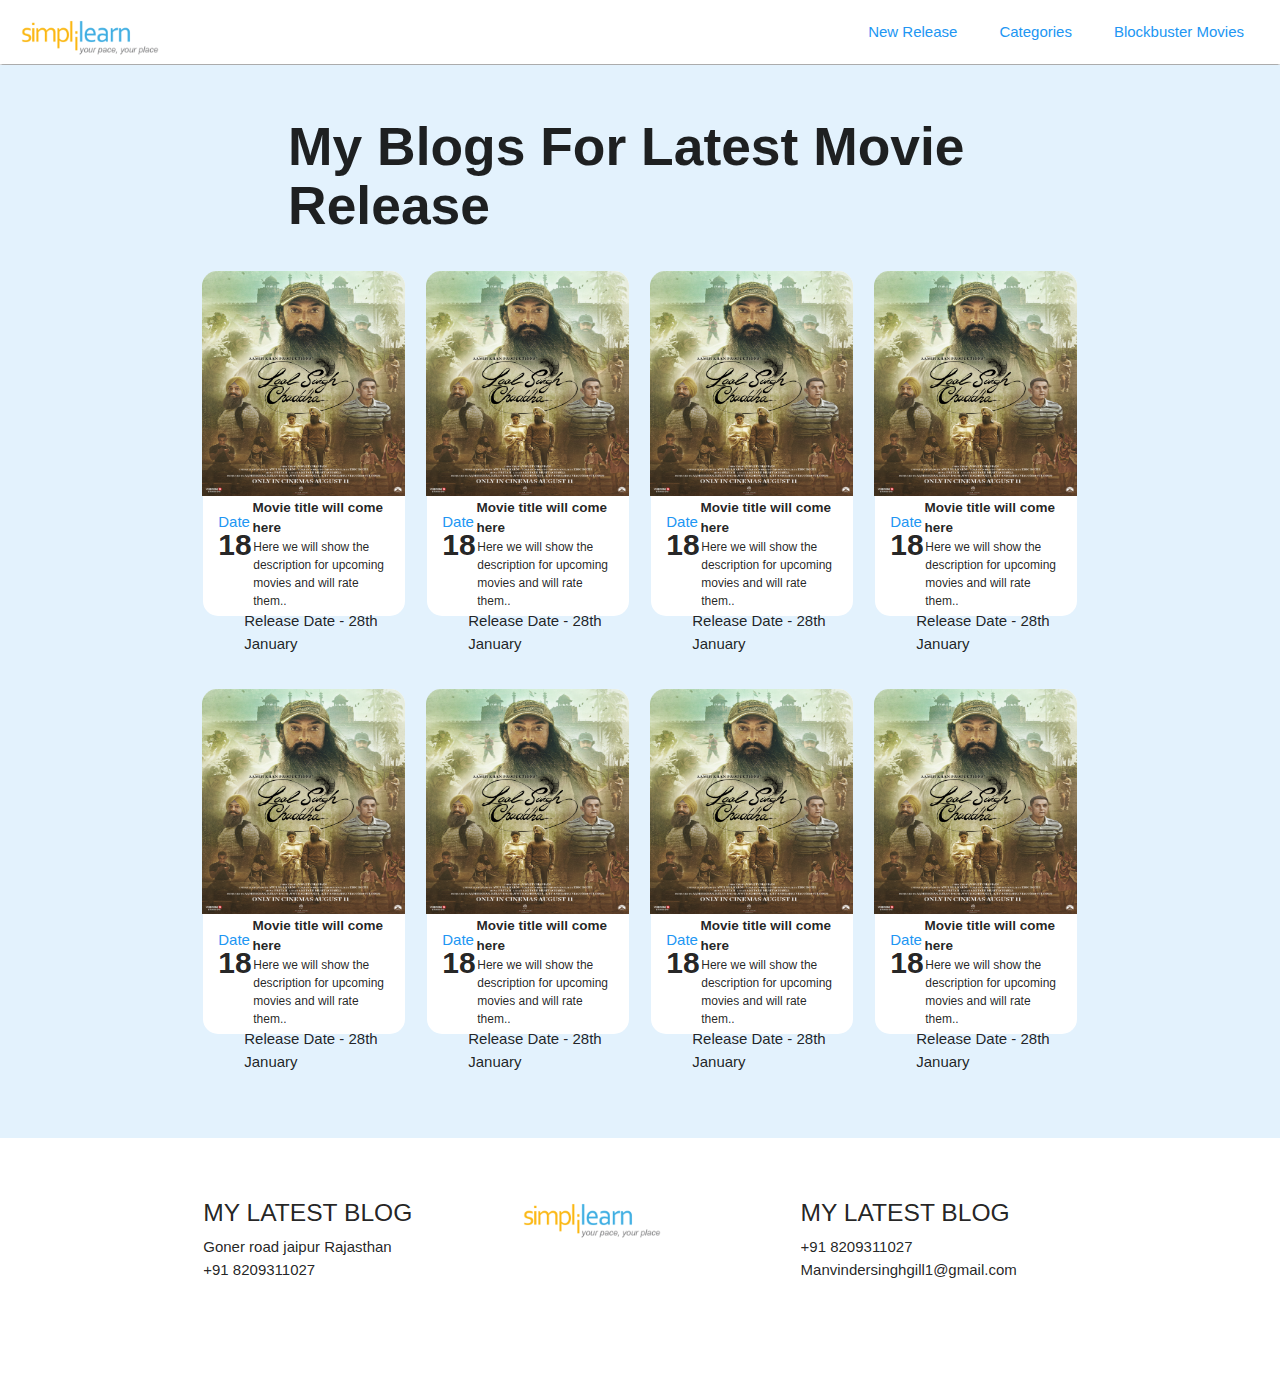
<file: index.html>
<!DOCTYPE html>
<html>
<head>
    <meta charset='UTF-8' />
    <meta http-equiv='X-UA-Compatible' content='IE=edge' />
    <meta name='viewport' content='width=device-width, initial-scale=1.0' />
    <link rel='stylesheet' href="index.css" />
    <link rel="stylesheet" href="https://cdnjs.cloudflare.com/ajax/libs/materialize/1.0.0/css/materialize.min.css" />
    <title>My Movie Blog</title>
</head>
<body>
 
<nav class="white">
  <div class="nav-wrapper blue-text">
    <a href="#" class="blue-text">
      <img src="img/logo.png" class="pglogo"/>
    </a>
    <ul id="nav-mobile" class="right hide-on-lsc-and-down"><a href="events.html">
      <li><button href="sass.html" class="mynav">New Release

        <p id="demo"></p></button></li>
      <li><button href="badges.html" class="mynav">Categories</button></li>
      <li><button href="collapsible.html" class="mynav">Blockbuster Movies</button></li>
    </ul></a>
  </div>
</nav>
<div class="myrow">
  <div class="container">
    <h2 class="myheading"><b>My Blogs For Latest Movie Release</b></h2>
    <div class="row">
      <div class="col s12 m6 l3">
        <div class="mybox">
          <div class="myboxpic">
            <a href="events.html"><img src="img/lsc.jpg" class="myboxpix"></a>
          </div>
          <div class="row">
            <div class="col s3 m3">
               <div class="blue-text myboxtitle">Date</div>
               <div class="myboxdate">18</div>
            </div>
            <div class="col s9">
              <div class="myboxheading">
                Movie title will come here
              </div>
              <div class="myboxheading2">
                Here we will show the description for upcoming movies and will rate them..
              </div>
              <div class="releasedate">Release Date - 28th January</div>            
            </div>
          </div>
        </div>
      </div>
      <div class="col s12 m6 l3">
        <div class="mybox">
          <div class="myboxpic">
            <a href="events.html"><img src="img/lsc.jpg" class="myboxpix"></a>
          </div>
          <div class="row">
            <div class="col s3">
               <div class="blue-text myboxtitle">Date</div>
               <div class="myboxdate">18</div>
            </div>
            <div class="col s9">
              <div class="myboxheading">
                Movie title will come here
              </div>
              <div class="myboxheading2">
                Here we will show the description for upcoming movies and will rate them..
              </div>
              <div class="releasedate">Release Date - 28th January</div>            
            </div>
          </div>
        </div>
      </div>
      <div class="col s12 m6 l3">
        <div class="mybox">
          <div class="myboxpic">
            <a href="events.html"><img src="img/lsc.jpg" class="myboxpix"></a>
          </div>
          <div class="row">
            <div class="col s3">
               <div class="blue-text myboxtitle">Date</div>
               <div class="myboxdate">18</div>
            </div>
            <div class="col s9">
              <div class="myboxheading">
                Movie title will come here
              </div>
              <div class="myboxheading2">
                Here we will show the description for upcoming movies and will rate them..
              </div>
              <div class="releasedate">Release Date - 28th January</div>            
            </div>
          </div>
        </div>
      </div>
      <div class="col s12 m6 l3">
        <div class="mybox">
          <div class="myboxpic">
            <a href="events.html"><img src="img/lsc.jpg" class="myboxpix"></a>
          </div>
          <div class="row">
            <div class="col s3">
               <div class="blue-text myboxtitle">Date</div>
               <div class="myboxdate">18</div>
            </div>
            <div class="col s9">
              <div class="myboxheading">
                Movie title will come here
              </div>
              <div class="myboxheading2">
                Here we will show the description for upcoming movies and will rate them..
              </div>
              <div class="releasedate">Release Date - 28th January</div>            
            </div>
          </div>
        </div>
      </div>
    </div>
    <div class="row">
      <div class="col s12 m6 l3">
        <div class="mybox">
          <div class="myboxpic">
            <a href="events.html"><img src="img/lsc.jpg" class="myboxpix"></a>
          </div>
          <div class="row">
            <div class="col s3 m3">
               <div class="blue-text myboxtitle">Date</div>
               <div class="myboxdate">18</div>
            </div>
            <div class="col s9">
              <div class="myboxheading">
                Movie title will come here
              </div>
              <div class="myboxheading2">
                Here we will show the description for upcoming movies and will rate them..
              </div>
              <div class="releasedate">Release Date - 28th January</div>            
            </div>
          </div>
        </div>
      </div>
      <div class="col s12 m6 l3">
        <div class="mybox">
          <div class="myboxpic">
            <a href="events.html"><img src="img/lsc.jpg" class="myboxpix"></a>
          </div>
          <div class="row">
            <div class="col s3">
               <div class="blue-text myboxtitle">Date</div>
               <div class="myboxdate">18</div>
            </div>
            <div class="col s9">
              <div class="myboxheading">
                Movie title will come here
              </div>
              <div class="myboxheading2">
                Here we will show the description for upcoming movies and will rate them..
              </div>
              <div class="releasedate">Release Date - 28th January</div>            
            </div>
          </div>
        </div>
      </div>
      <div class="col s12 m6 l3">
        <div class="mybox">
          <div class="myboxpic">
            <a href="events.html"><img src="img/lsc.jpg" class="myboxpix"></a>
          </div>
          <div class="row">
            <div class="col s3">
               <div class="blue-text myboxtitle">Date</div>
               <div class="myboxdate">18</div>
            </div>
            <div class="col s9">
              <div class="myboxheading">
                Movie title will come here
              </div>
              <div class="myboxheading2">
                Here we will show the description for upcoming movies and will rate them..
              </div>
              <div class="releasedate">Release Date - 28th January</div>            
            </div>
          </div>
        </div>
      </div>
      <div class="col s12 m6 l3">
        <div class="mybox">
          <div class="myboxpic">
            <a href="events.html"><img src="img/lsc.jpg" class="myboxpix"></a>
          </div>
          <div class="row">
            <div class="col s3">
               <div class="blue-text myboxtitle">Date</div>
               <div class="myboxdate">18</div>
            </div>
            <div class="col s9">
              <div class="myboxheading">
                Movie title will come here
              </div>
              <div class="myboxheading2">
                Here we will show the description for upcoming movies and will rate them..
              </div>
              <div class="releasedate">Release Date - 28th January</div>            
            </div>
          </div>
        </div>
      </div>
    </div>
  </div>
</div>
<div class="footer">
  <div class="container">
    <div class="row">
      <div class="col s12 m4">
        <h5> MY LATEST BLOG </h5>
        <div class="footeraddr">
          <b>Goner road jaipur</b>
          <b>Rajasthan</b><br/><b>+91 8209311027</b>
        </div>
      </div>
      <div class="col m4">
        <img src="img/logo.png" class="pglogo1"/>
      </div>
      <div class="col s4" id="addr">
        <h5> MY LATEST BLOG </h5>
        <div class="footeraddr">
          <b>+91 8209311027 </b><br/> <b>Manvindersinghgill1@gmail.com</b>
        </div>
      </div>
    </div>
  </div>
</div>       
</body>
</html>
</file>
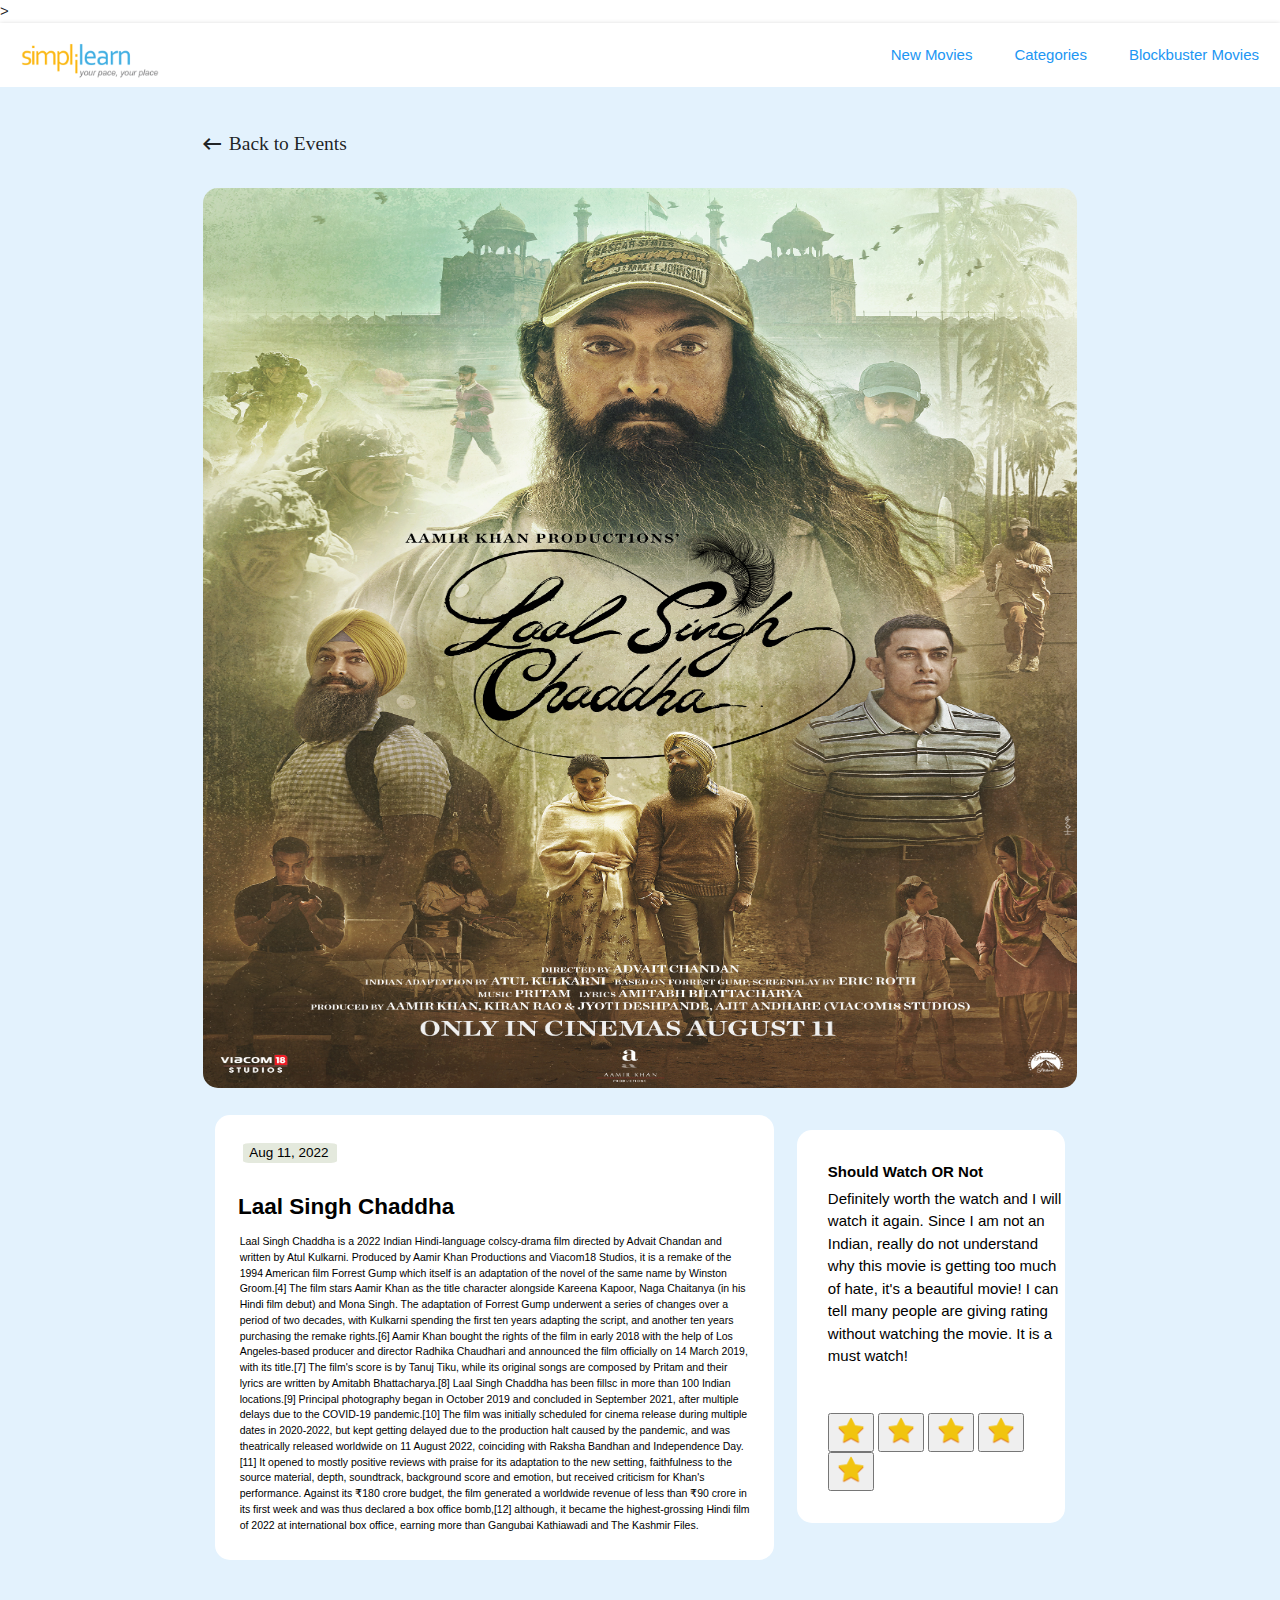
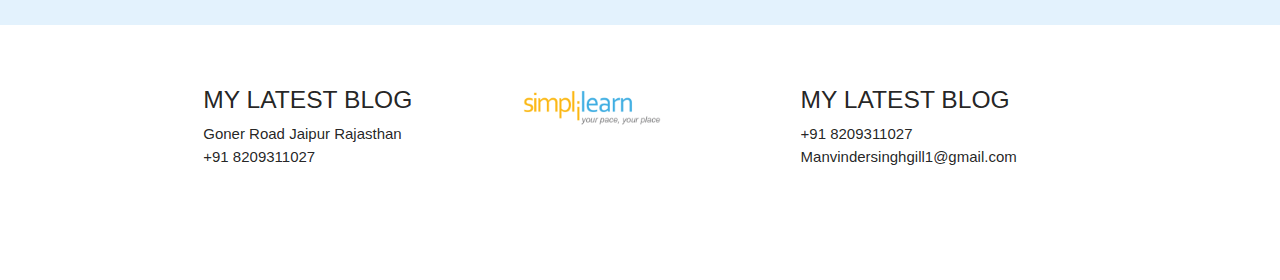
<file: events.html>
<!DOCTYPE html>
<html>

<head>
  <meta charset='UTF-8' />
  <meta http-equiv='X-UA-Compatible' content='IE=edge' />
  <meta name='viewport' content='width=device-width, initial-scale=1.0' />
  <link rel='stylesheet' href="index.css" />
  <link rel="stylesheet" href="https://cdnjs.cloudflare.com/ajax/libs/materialize/1.0.0/css/materialize.min.css" />
  <link href="https://fonts.googleapis.com/icon?family=Material+Icons" rel="stylesheet">
  <title>My Movie blog</title>
</head>

<body>


  <!--js-->>
  
  <script>

    //for 1 star rating
    function myFunction() {
      var txt;
      if (confirm("You gave 1 star to this movie")) {
        txt = "This is awesome movie";
      } else {
        txt = "I dont like this movie";
      }
      document.getElementById("demo").innerHTML = txt;
    }

    //for 2 star rating
    function myFunction2() {
      var txt2;
      if (confirm("You gave 2 star to this movie")) {
        txt2 = "This is awesome movie";
      } else {
        txt2 = "I dont like this movie";
      }
      document.getElementById("demo2").innerHTML = txt2;
    }

    //for 3 star rating
    function myFunction3() {
      var txt2;
      if (confirm("You gave 3 star to this movie")) {
        txt3 = "This is awesome movie";
      } else {
        txt3 = "I dont like this movie";
      }
      document.getElementById("demo3").innerHTML = txt3;
    }

      //for 4 star rating
    function myFunction4() {
      var txt4;
      if (confirm("You gave 4 star to this movie")) {
        txt4 = "This is awesome movie";
      } else {
        txt4 = "I dont like this movie";
      }
      document.getElementById("demo4").innerHTML = txt4;
    }

     //for 5 star rating
    function myFunction5() {
      var txt5;
      if (confirm("You gave 5 star to this movie")) {
        txt5 = "This is awesome movie";
      } else {
        txt5 = "I dont like this movie";
      }
      document.getElementById("demo5").innerHTML = txt5;
    }


  </script>
  <nav class="white">
    <div class="nav-wrapper blue-text">
      <a href="#" class="blue-text">
        <img src="img/logo.png" class="pglogo" />
      </a>
      <ul id="nav-mobile" class="right hide-on-lsc-and-down">
        <li><button href="sass.html" class="mynav">New Movies</button></li>
        <li><button href="badges.html" class="mynav">Categories</button></li>
        <li><button href="collapsible.html" class="mynav">Blockbuster Movies</button></li>
      </ul>
    </div>
  </nav>
  <div class="myeventrow">
    <div class="container">
      <div class="backlnk">
        <i class="material-icons myicn">keyboard_backspace</i>
        <div class="backlnktxt">Back to Events</div>
      </div>
      <div class="row">
        <div class="col s12 m12 l12">
          <img class="eventpicbox " src="img/lsc.jpg" />
        </div>
      </div>
      <div class="row mt">
        <div class="col s12">
          <div class="col s12 m8">
            <div class="eventinfobox">
              <div class="eventdate">
                Aug 11, 2022
              </div>
              <div class="eventheading">
                <b>Laal Singh Chaddha</b>
              </div>
              <div class="eventpara">
                <p>Laal Singh Chaddha is a 2022 Indian Hindi-language colscy-drama film directed by Advait Chandan and
                  written by Atul Kulkarni. Produced by Aamir Khan Productions and Viacom18 Studios, it is a remake of
                  the 1994 American film Forrest Gump which itself is an adaptation of the novel of the same name by
                  Winston Groom.[4] The film stars Aamir Khan as the title character alongside Kareena Kapoor, Naga
                  Chaitanya (in his Hindi film debut) and Mona Singh. The adaptation of Forrest Gump underwent a series
                  of changes over a period of two decades, with Kulkarni spending the first ten years adapting the
                  script, and another ten years purchasing the remake rights.[6] Aamir Khan bought the rights of the
                  film in early 2018 with the help of Los Angeles-based producer and director Radhika Chaudhari and
                  announced the film officially on 14 March 2019, with its title.[7] The film's score is by Tanuj Tiku,
                  while its original songs are composed by Pritam and their lyrics are written by Amitabh
                  Bhattacharya.[8] Laal Singh Chaddha has been fillsc in more than 100 Indian locations.[9] Principal
                  photography began in October 2019 and concluded in September 2021, after multiple delays due to the
                  COVID-19 pandemic.[10] The film was initially scheduled for cinema release during multiple dates in
                  2020-2022, but kept getting delayed due to the production halt caused by the pandemic, and was
                  theatrically released worldwide on 11 August 2022, coinciding with Raksha Bandhan and Independence
                  Day.[11] It opened to mostly positive reviews with praise for its adaptation to the new setting,
                  faithfulness to the source material, depth, soundtrack, background score and emotion, but received
                  criticism for Khan's performance. Against its ₹180 crore budget, the film generated a worldwide
                  revenue of less than ₹90 crore in its first week and was thus declared a box office bomb,[12]
                  although, it became the highest-grossing Hindi film of 2022 at international box office, earning more
                  than Gangubai Kathiawadi and The Kashmir Files.
                </p>
              </div>
            </div>
          </div>
          <div class="col s12 m4">
            <div class="eventticketbox">
              <div class="eventtickethead">
                Should Watch OR Not
              </div>
              <div class="eventticketcontent">
                <p>Definitely worth the watch and I will watch it again. Since I am not an Indian, really do not
                  understand why this movie is getting too much of hate, it's a beautiful movie! I can tell many people
                  are giving rating without watching the movie. It is a must watch!</p>
                <!-- <ul>
                  <li>
                    <i class="material-icons grey-text text-lighten-1 tiny">location_on</i>
                    <div class="address">
                      Av. Naciones Unidas entre Av. 6 de dicimbrey Av. de los Shyris Quito Ecuador
                    </div>
                  </li>
                  <li>
                    <i class="material-icons grey-text text-lighten-1 tiny">phone</i>
                    <div class="address">0000-000-000 </div>
                  </li>
                  <li>
                    <i class="material-icons grey-text text-lighten-1 tiny">access_time</i>
                    <div class="address">10:00AM to 10:00PM </div>
                  </li>
                  <li>
                    <i class="material-icons grey-text text-lighten-1 tiny">public</i>
                    <div class="address">www.quicentro.com </div>
                  </li>
                </ul> -->
              </div>
              <div class="eventticketbtn">







              </div>
              <div class="eventticketbtn">
                
                    <button onclick="myFunction()"><img src="img/star.png" width="30" height="30" id="demo"></button>
                    <button onclick="myFunction2()"><img src="img/star.png" width="30" height="30" id="demo2"></button>
                    <button onclick="myFunction3()"><img src="img/star.png" width="30" height="30"  id="demo3"></button> 
                    <button onclick="myFunction4()"><img src="img/star.png" width="30" height="30"  id="demo4"></button>
                    <button onclick="myFunction5()"><img src="img/star.png" width="30" height="30"  id="demo5"></button>
                  </button>
              </div>
            </div>
          </div>
        </div>
      </div>
    </div>
  </div>
  <div class="footer">
    <div class="container">
      <div class="row">
        <div class="col s12 m4">
          <h5> MY LATEST BLOG </h5>
          <div class="footeraddr">
            <b>Goner Road Jaipur</b>
            <b>Rajasthan</b><br /> +91 8209311027
          </div>
        </div>
        <div class="col m4">
          <img src="img/logo.png" class="pglogo1" />
        </div>
        <div class="col s4" id="addr">
          <h5> MY LATEST BLOG </h5>
          <div class="footeraddr">
            +91 8209311027 <br /> Manvindersinghgill1@gmail.com
          </div>
        </div>
      </div>
    </div>
  </div>
  <script src="javascript.js"></script>
</body>

</html>
</file>
<file: index.css>
.mynav{
  color: #2196f3;
  border: none !important;
  background: white;
  margin: 1em;
}

.mynav:hover{
  border: 1px solid #2196f3 !important;
  border-radius: 0.5em;
  padding: 0.5em;
  width: auto;
  background: #e3f2fd;
}

.pglogo, .pglogo1{
  height: 3em;
  width: 10em;
  margin: 1em;
}


/**------------------------home------------------  **/

.myrow{
  margin-bottom: 3em !important;
  margin-top: -2.3em;
  padding-bottom: 3em;
  background: #e3f2fd;
}

.myheading{
  padding-top: 1em;
  padding-left: 1.8em;
}

.mybox{
  border-radius: 1em;
  height: 23em;
  background: white;
  margin-right: 1em;
}

.myboxpic{
  border-radius: 1em 1em 0 0;
  height: 15em;
  margin-left: -1px;
  margin-top: -1px;
  position: relative;
}

.myboxpix{
  border-radius: 1em 1em 0 0;
  height: 15em;
  width: 100%;
  position: absolute;
}

.myboxtitle{
  padding: 1em;
}

.myboxdate{
  margin-top: -0.9em;
  font-size: 2em;
  margin-left: 0.5em;
  font-weight: 600;
}

.myboxheading{
  padding-top: 1em;
  font-size: 1.1em;
  font-weight: 600;
  margin-left: -1em;
}

.releasedate{
  margin-left: -1em;
  font-weight: 300;
  padding-right: 1em;
}

.myboxheading2{
  margin-left: -1em;
  font-weight: 300;
  padding-right: 1em;
}

.footer{
  width: 100%;
  height: 14em;
}

.footeraddr{
  font-weight: 300;
}


/**------------------------events------------------  **/

.myeventrow{
  margin-bottom: 3em !important;
  padding-bottom: 3em;
  background: #e3f2fd;
}

.backlnk{
  padding-top: 3em;
  margin-left: 0.5em;
  padding-bottom: 2em;
  font-family: "BT Mono bold" !important;
}

.backlnktxt{
  font-size: 1.3em;
  margin-top: -1.7em;
  margin-left: 1.5em;
}

.eventpicbox{
  border-radius: 1em;
  width: 100%;
  height: 60em;
}

.mt{
  margin-top: 1em;
}

.eventinfobox, .eventticketbox{
  border: 1px solid transparent;
  border-radius: 1em;
  background: white;
  color: black;
  width: 100%;
  padding-bottom: 1em;
}

.eventdate{
  margin: 2em;
  font-weight: 300;
  background: #dde3d4c7;
  max-width: 7em;
  padding-left: 0.5em;
  border-radius: 10%;
  font-size: 0.9em;
}

.eventheading{
  font-size: 1.5em;
  padding-left: 1em; 
  font-weight: 550;
  padding-right: 1em;
}

.eventpara{
  padding-left: 2.3em;
  font-weight: 200;
  padding-right: 2em;
  font-size: 0.7em;
}

.eventtickethead{
  font-weight: 550;
  margin: 2em 0 0 2em;
}

.eventticketcontent{
  margin-left: 2em;
  margin-top: -0.7em;
  padding-bottom: 1em;
}

.address{
  font-weight: 300;
  font-size: 0.8em;
  margin-top: -2em;
  margin-left: 2.3em;
  color: #757575;
}

.eventticketcontent ul li {
  padding: 1em 0.5em 0 0;
}

.eventticketbtn{
  margin: 0 0 1em 2em;
}

.btn{
  text-transform: none !important;
}

/**------------------------home XX media XX queries------------------  **/

@media  ( max-width: 430px) {
  .mybox{
    margin-top: 1em;
    margin-bottom: 1em;
    width: 100%;
  }

  .myboxdate{
    margin-top: -0.7em;
    font-size: 2em;
    margin-left: 0.5em;
    font-weight: 600;
  }

  .myheading{
    font-size: 2em;
  }

  .pglogo1, #addr{
    display: none;
  }

  .myboxpix{
    width: 100%;
  }
}


@media  ( min-width: 430px) and (max-width: 600px) {
  .mybox{
    margin-top: 1em;
    margin-bottom: 1em;
    width: 100%;
  }
  .myboxdate{
    margin-top: -0.7em;
    font-size: 2em;
    margin-left: 0.5em;
    font-weight: 600;
  }
 
  .myboxtitle{
    margin-top: 1em; 
  }

  .myboxheading{
    margin-top: 0em;
  }

  #addr{
    display: none;
  }
}


@media ( min-width: 600px) and (max-width: 992px) {
  .mybox{
    margin-top: 1em;
    margin-bottom: 1em;
    width: 100%;
  }
  
}


@media ( min-width: 993px) {
  .mybox{
    margin-top: 1em;
    margin-bottom: 1em;
    width: 100%;
  }

  .myboxheading{
    padding-top: 0.1em;
    font-size: 0.9em;
    padding-left: 0.5em;
  }
  
  .myboxheading2{
    font-size: 0.8em;
    padding-left: 0.5em;
  }
  
}


/**------------------------events XX media XX query-----------------  **/

@media  ( max-width: 600px) {
  .eventticketbox{
    margin-top: 1em;
  }
}

@media ( min-width: 601px) and (max-width: 750px) {
  .eventtickethead{
    margin: 2em 0 0 1em;
  }
  .myboxheading {
    padding-top: 0em;
    font-size: 1.1em;
    font-weight: 600;
    margin-left: -1em;

  }
  .address{
    margin-left: 1.5em;
  }  

  .eventticketbtn{
    margin: 0 0 1em 1em;
  }

  .btn{
    height: 30px !important;
    font-size: 11px !important;
    padding: 0 13px !important;
  }
}

@media  ( min-width: 993px) {
  .eventticketbox{
    margin-top: 1em;
  }
}
</file>
